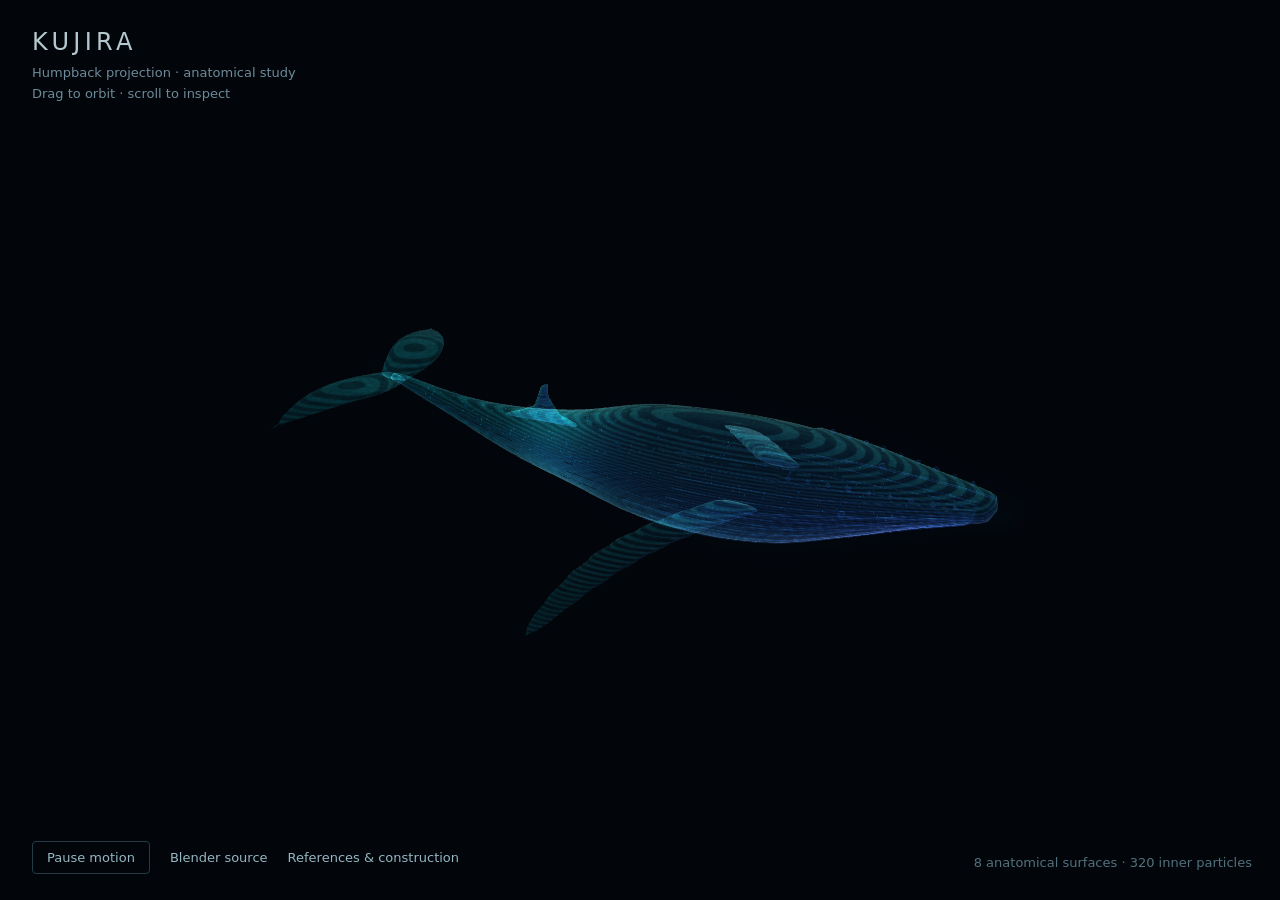
<file: artwork/holographic-whale/preview.html>
<!doctype html><html lang="en"><meta charset="utf-8"><meta name="viewport" content="width=device-width,initial-scale=1"><link rel="icon" href="data:,"><title>KUJIRA — holographic whale study</title><style>*{box-sizing:border-box}html,body{margin:0;width:100%;height:100%;overflow:hidden;background:#02060b;color:#b4c9cf;font:13px system-ui}canvas{display:block}header{position:absolute;left:32px;top:28px;pointer-events:none}h1{font:400 24px system-ui;letter-spacing:.18em;margin:0 0 9px}p{color:#6e8a98;margin:6px 0}footer{position:absolute;left:32px;bottom:26px;display:flex;gap:20px;align-items:center}a,button{color:#96b6c1;background:none;border:0;text-decoration:none;font:inherit;cursor:pointer}button{padding:8px 14px;border:1px solid #243a47;border-radius:4px}#status{position:absolute;right:28px;bottom:30px;color:#52717d}</style><header><h1>KUJIRA</h1><p>Humpback projection · anatomical study</p><p>Drag to orbit · scroll to inspect</p></header><footer><button id="motion">Pause motion</button><a href="holographic-whale.blend">Blender source</a><a href="README.md">References &amp; construction</a></footer><div id="status">Loading anatomy…</div><script src="../../shared/vendor/three.min.js"></script><script src="../../shared/vendor/GLTFLoader.js"></script><script src="../../shared/vendor/OrbitControls.js"></script><script src="../../shared/penthouse-whale.js"></script><script>
const T=THREE, scene=new T.Scene();scene.background=new T.Color(0x02060b);const camera=new T.PerspectiveCamera(40,innerWidth/innerHeight,.1,1000);camera.position.set(14,15,-62);const renderer=new T.WebGLRenderer({antialias:true});renderer.setPixelRatio(Math.min(devicePixelRatio,2));renderer.setSize(innerWidth,innerHeight);renderer.toneMapping=T.ACESFilmicToneMapping;renderer.toneMappingExposure=1.08;renderer.outputEncoding=T.sRGBEncoding;document.body.append(renderer.domElement);const orbit=new T.OrbitControls(camera,renderer.domElement);orbit.target.set(-3,8,-108);orbit.enableDamping=true;const whale=PenthouseWhale.create(T,{});scene.add(whale.group);const clock=new T.Clock();let time=0,playing=true;document.getElementById('motion').onclick=()=>{playing=!playing;document.getElementById('motion').textContent=playing?'Pause motion':'Resume motion'};new T.GLTFLoader().load('../../shared/assets/models/city/holographic-whale.glb',g=>{whale.load(g);document.getElementById('status').textContent='8 anatomical surfaces · 320 inner particles';});function draw(){requestAnimationFrame(draw);let d=clock.getDelta();if(playing)time+=d;whale.update(time);const p=whale.getLightState().position;orbit.target.set(p[0],p[1],p[2]);orbit.update();renderer.render(scene,camera)}draw();addEventListener('resize',()=>{camera.aspect=innerWidth/innerHeight;camera.updateProjectionMatrix();renderer.setSize(innerWidth,innerHeight)});
</script></html>
</file>
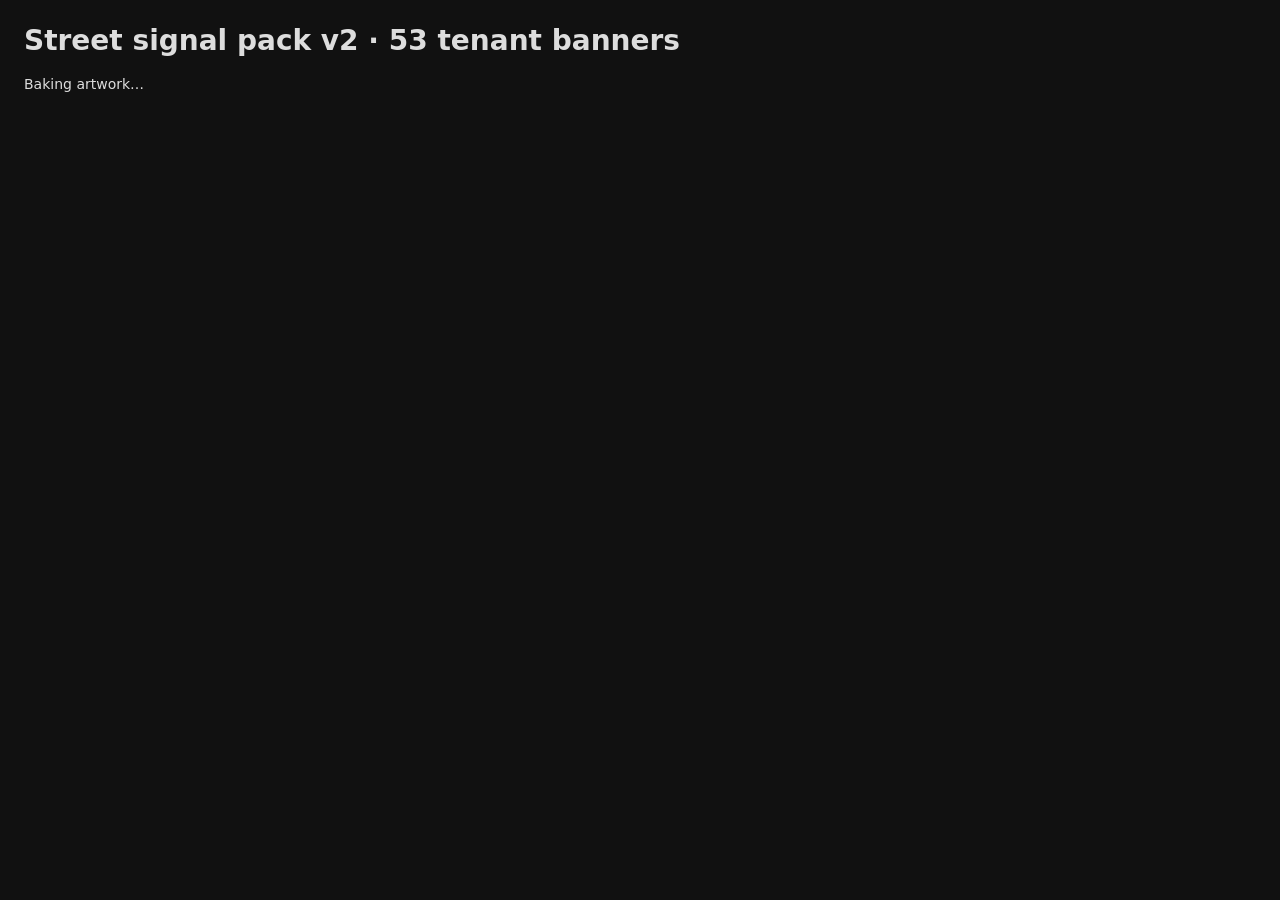
<file: artwork/signage/build-atlas.html>
<!doctype html><meta charset="utf-8"><title>Banner atlas authoring</title>
<style>body{margin:24px;background:#111;color:#ddd;font:14px system-ui}canvas{max-width:100%;height:auto}pre{display:none}</style>
<h1>Street signal pack v2 · 53 tenant banners</h1><p id="status">Baking artwork…</p>
<script src="banner-designs.js"></script><script src="build-atlas.js"></script>
</file>
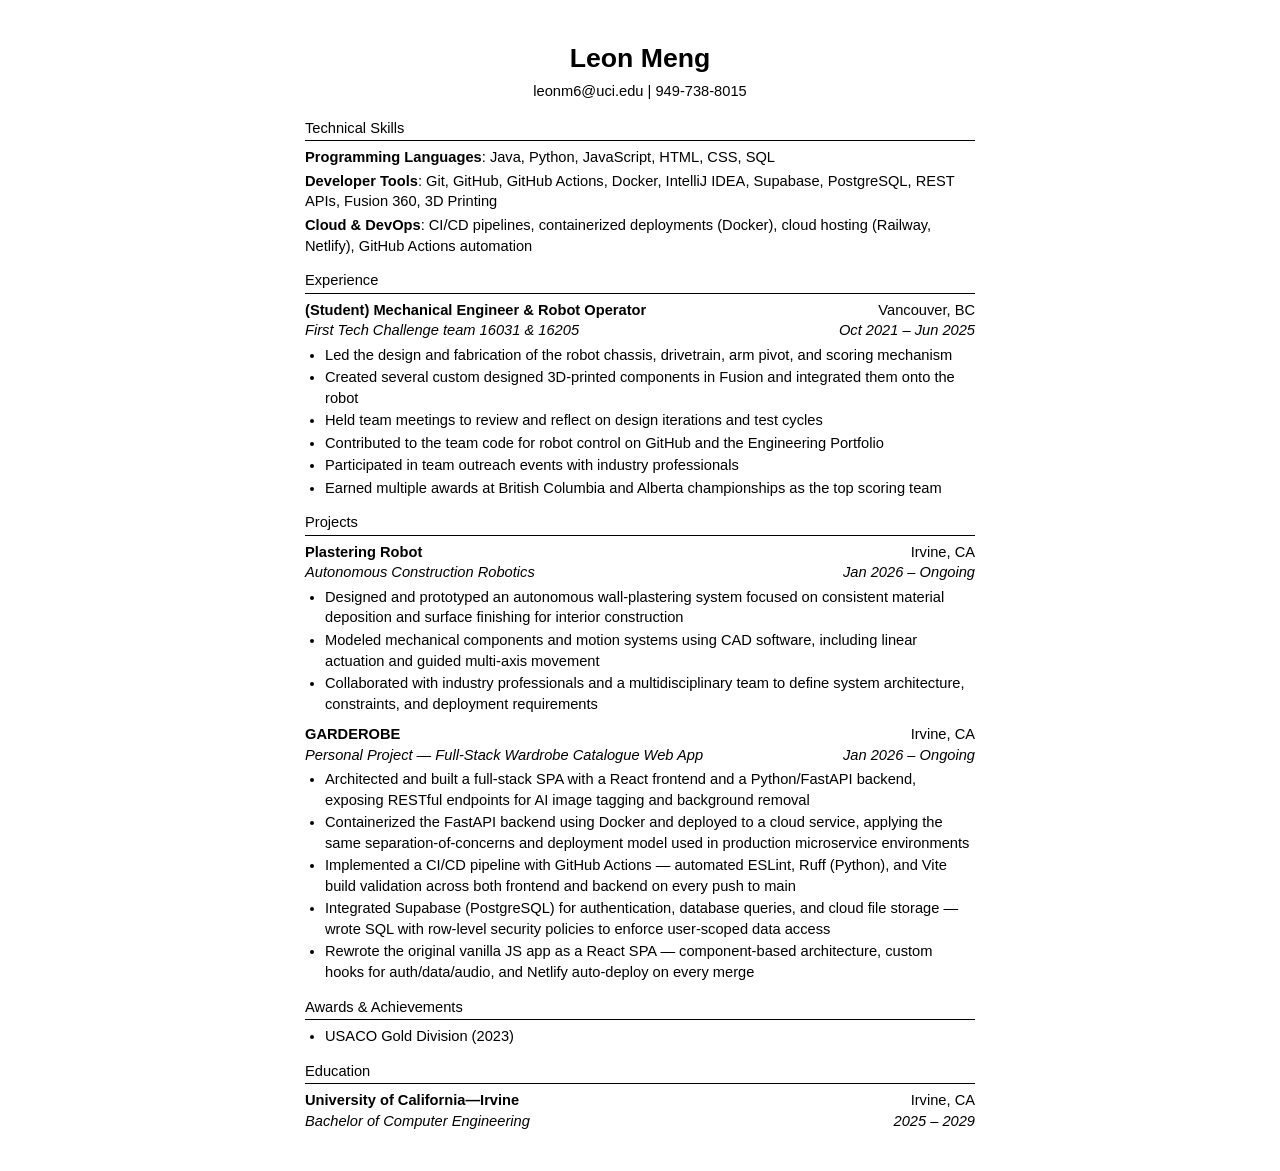
<file: assets/resume/leon-resume.html>
<!DOCTYPE html>
<html lang="en">
<head>
<meta charset="UTF-8">
<title>Leon Meng — Resume</title>
<style>
  * { margin: 0; padding: 0; box-sizing: border-box; }
  body {
    font-family: 'Calibri', 'Arial', sans-serif;
    font-size: 11pt;
    color: #000;
    max-width: 750px;
    margin: 40px auto;
    padding: 0 40px;
    line-height: 1.4;
  }
  h1 { text-align: center; font-size: 20pt; font-weight: bold; margin-bottom: 4px; }
  .contact { text-align: center; font-size: 11pt; margin-bottom: 16px; }
  .section-title {
    font-size: 11pt; font-weight: normal;
    border-bottom: 1px solid #000;
    padding-bottom: 2px;
    margin: 14px 0 6px;
  }
  .entry-header { display: flex; justify-content: space-between; align-items: baseline; }
  .entry-title { font-weight: bold; font-size: 11pt; }
  .entry-location { font-size: 11pt; }
  .entry-sub { display: flex; justify-content: space-between; font-style: italic; margin-bottom: 4px; }
  ul { padding-left: 20px; margin-top: 4px; }
  li { margin-bottom: 2px; }
  .skills-row { margin-bottom: 3px; }
  a { color: #1155CC; }
  @media print {
    body { margin: 20px auto; }
  }
</style>
</head>
<body>

<h1>Leon Meng</h1>
<div class="contact">leonm6@uci.edu | 949-738-8015</div>

<div class="section-title">Technical Skills</div>
<div class="skills-row"><strong>Programming Languages</strong>: Java, Python, JavaScript, HTML, CSS, SQL</div>
<div class="skills-row"><strong>Developer Tools</strong>: Git, GitHub, GitHub Actions, Docker, IntelliJ IDEA, Supabase, PostgreSQL, REST APIs, Fusion 360, 3D Printing</div>
<div class="skills-row"><strong>Cloud &amp; DevOps</strong>: CI/CD pipelines, containerized deployments (Docker), cloud hosting (Railway, Netlify), GitHub Actions automation</div>

<div class="section-title">Experience</div>

<div class="entry-header">
  <span class="entry-title">(Student) Mechanical Engineer &amp; Robot Operator</span>
  <span class="entry-location">Vancouver, BC</span>
</div>
<div class="entry-sub">
  <span>First Tech Challenge team 16031 &amp; 16205</span>
  <span>Oct 2021 – Jun 2025</span>
</div>
<ul>
  <li>Led the design and fabrication of the robot chassis, drivetrain, arm pivot, and scoring mechanism</li>
  <li>Created several custom designed 3D-printed components in Fusion and integrated them onto the robot</li>
  <li>Held team meetings to review and reflect on design iterations and test cycles</li>
  <li>Contributed to the team code for robot control on GitHub and the Engineering Portfolio</li>
  <li>Participated in team outreach events with industry professionals</li>
  <li>Earned multiple awards at British Columbia and Alberta championships as the top scoring team</li>
</ul>

<div class="section-title">Projects</div>

<div class="entry-header">
  <span class="entry-title">Plastering Robot</span>
  <span class="entry-location">Irvine, CA</span>
</div>
<div class="entry-sub">
  <span>Autonomous Construction Robotics</span>
  <span>Jan 2026 – Ongoing</span>
</div>
<ul>
  <li>Designed and prototyped an autonomous wall-plastering system focused on consistent material deposition and surface finishing for interior construction</li>
  <li>Modeled mechanical components and motion systems using CAD software, including linear actuation and guided multi-axis movement</li>
  <li>Collaborated with industry professionals and a multidisciplinary team to define system architecture, constraints, and deployment requirements</li>
</ul>

<div class="entry-header" style="margin-top:10px">
  <span class="entry-title">GARDEROBE</span>
  <span class="entry-location">Irvine, CA</span>
</div>
<div class="entry-sub">
  <span>Personal Project — Full-Stack Wardrobe Catalogue Web App</span>
  <span>Jan 2026 – Ongoing</span>
</div>
<ul>
  <li>Architected and built a full-stack SPA with a React frontend and a Python/FastAPI backend, exposing RESTful endpoints for AI image tagging and background removal</li>
  <li>Containerized the FastAPI backend using Docker and deployed to a cloud service, applying the same separation-of-concerns and deployment model used in production microservice environments</li>
  <li>Implemented a CI/CD pipeline with GitHub Actions — automated ESLint, Ruff (Python), and Vite build validation across both frontend and backend on every push to main</li>
  <li>Integrated Supabase (PostgreSQL) for authentication, database queries, and cloud file storage — wrote SQL with row-level security policies to enforce user-scoped data access</li>
  <li>Rewrote the original vanilla JS app as a React SPA — component-based architecture, custom hooks for auth/data/audio, and Netlify auto-deploy on every merge</li>
</ul>

<div class="section-title">Awards &amp; Achievements</div>
<ul>
  <li>USACO Gold Division (2023)</li>
</ul>

<div class="section-title">Education</div>
<div class="entry-header">
  <span class="entry-title">University of California—Irvine</span>
  <span class="entry-location">Irvine, CA</span>
</div>
<div class="entry-sub">
  <span>Bachelor of Computer Engineering</span>
  <span>2025 – 2029</span>
</div>

</body>
</html>
</file>
